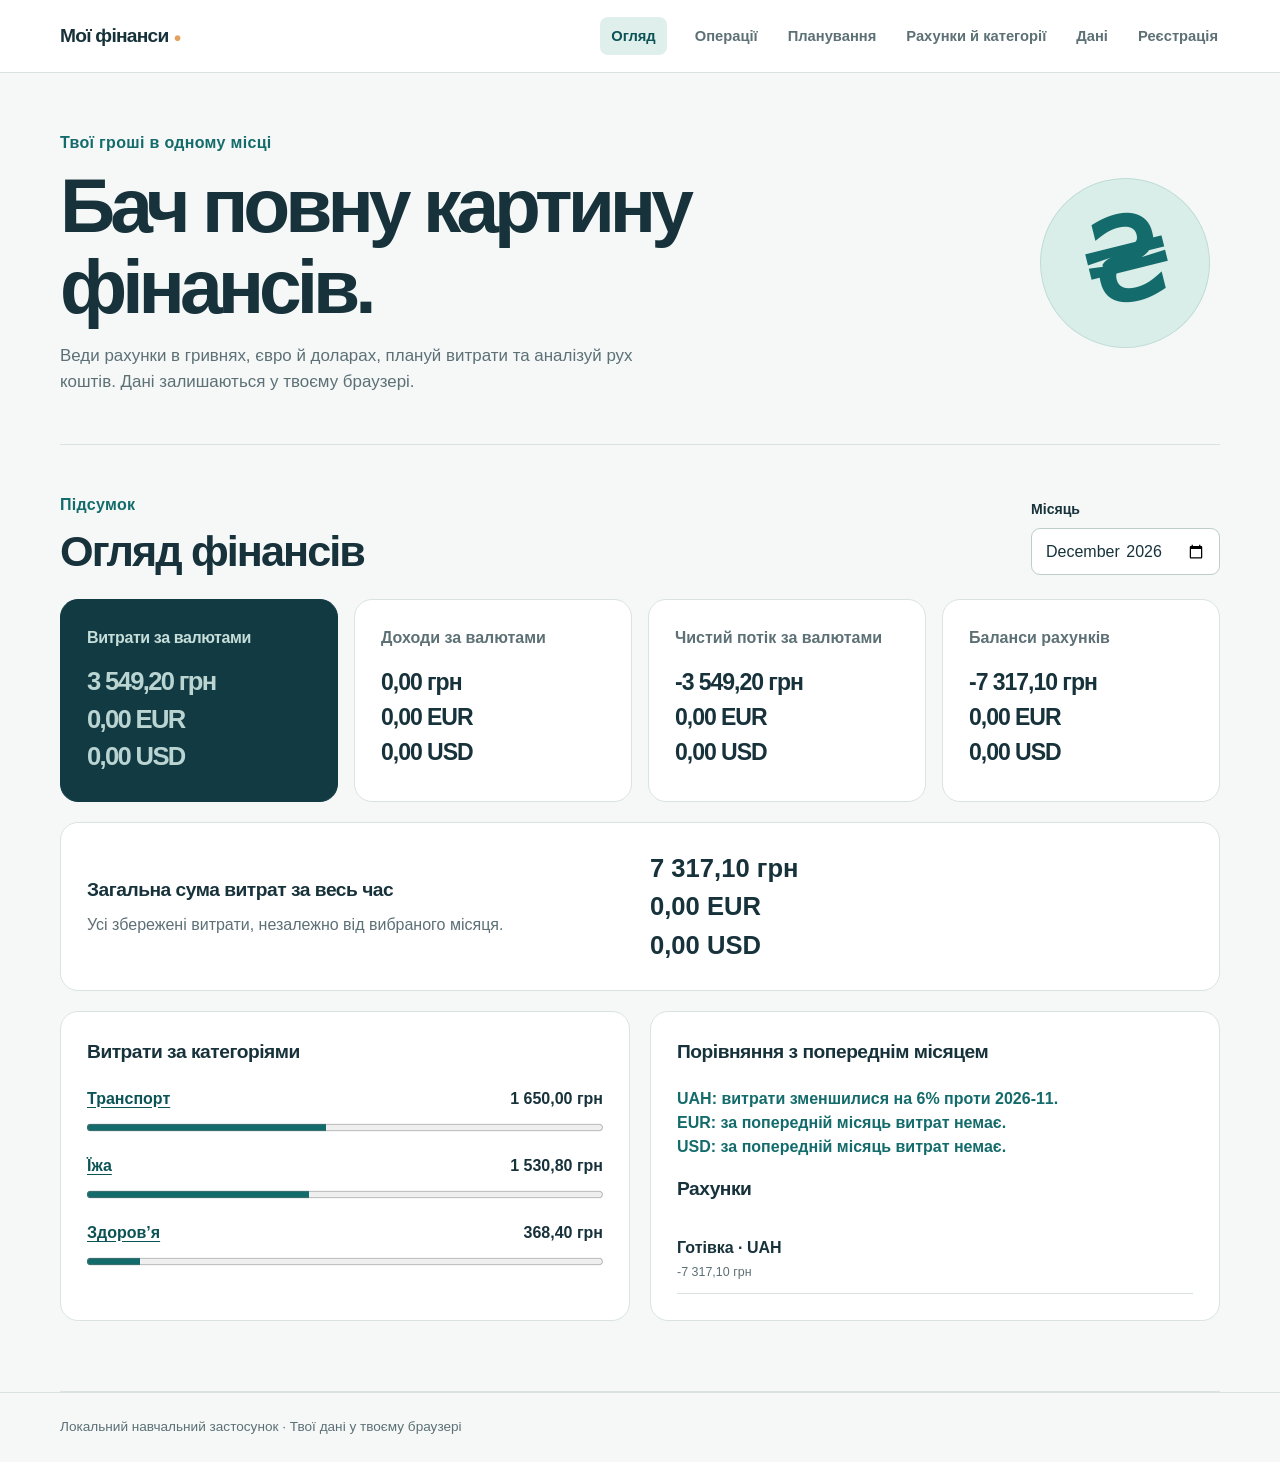
<file: 14.11.2026/expense-tracker/index.html>
<!doctype html>
<html lang="uk">
<head>
  <meta charset="utf-8">
  <meta name="viewport" content="width=device-width, initial-scale=1">
  <meta name="theme-color" content="#123a43">
  <title>Огляд — Мої фінанси</title>
  <link rel="stylesheet" href="style.css">
  <link rel="stylesheet" href="enhancements.css">
  <script src="finance.js" defer></script>
  <script src="app.js" defer></script>
</head>
<body data-page="overview">
  <header class="site-header"><div class="shell header-inner"><a class="brand" href="index.html">Мої фінанси<span class="brand-mark" aria-hidden="true">●</span></a><nav aria-label="Розділи"><a href="index.html" aria-current="page">Огляд</a><a href="transactions.html">Операції</a><a href="planning.html">Планування</a><a href="management.html">Рахунки й категорії</a><a href="data.html">Дані</a><a href="registration.html">Реєстрація</a></nav></div></header>
  <main class="shell"><section class="intro"><div><p class="intro-kicker">Твої гроші в одному місці</p><h1>Бач повну картину фінансів.</h1><p class="intro-copy">Веди рахунки в гривнях, євро й доларах, плануй витрати та аналізуй рух коштів. Дані залишаються у твоєму браузері.</p></div><div class="intro-symbol" aria-hidden="true"><span>₴</span></div></section>
    <p id="app-message" class="notice" role="status" hidden></p>
<section id="overview" class="app-section"><div class="section-heading"><div><p class="section-kicker">Підсумок</p><h2>Огляд фінансів</h2></div><div class="field compact-field"><label for="overview-month">Місяць</label><input id="overview-month" type="month"></div></div>
      <div class="metric-grid"><article class="total-panel"><h3>Витрати за валютами</h3><p class="total-amount" id="overview-expense">0,00 ₴</p></article><article class="metric-card"><h3>Доходи за валютами</h3><p id="overview-income">0,00 ₴</p></article><article class="metric-card"><h3>Чистий потік за валютами</h3><p id="overview-net">0,00 ₴</p></article><article class="metric-card"><h3>Баланси рахунків</h3><p id="overview-balance">0,00 ₴</p></article></div>
      <article class="panel all-time-panel" aria-labelledby="all-time-title"><div><h3 id="all-time-title">Загальна сума витрат за весь час</h3><p class="muted">Усі збережені витрати, незалежно від вибраного місяця.</p></div><p id="overview-all-time-expense" class="all-time-amount" aria-live="polite">0,00 ₴</p></article>
      <div class="dashboard-grid"><article class="panel"><h3>Витрати за категоріями</h3><div id="category-chart" class="bar-chart"></div></article><article class="panel"><h3>Порівняння з попереднім місяцем</h3><p id="comparison" class="comparison"></p><h3>Рахунки</h3><div id="account-summary"></div></article></div>
    </section></main>
  <footer class="site-footer"><div class="shell">Локальний навчальний застосунок · Твої дані у твоєму браузері</div></footer>
</body>
</html>
</file>
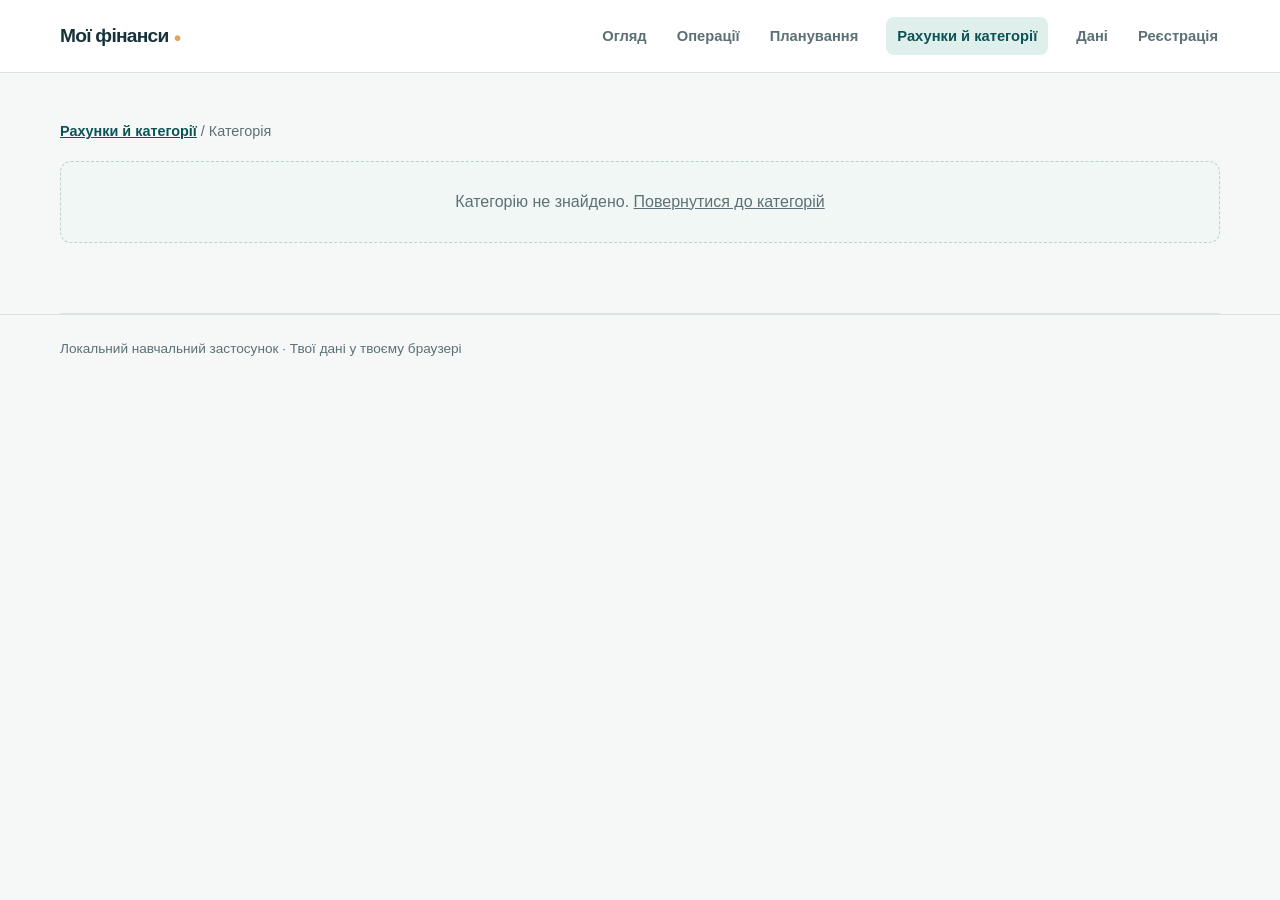
<file: 14.11.2026/expense-tracker/category.html>
<!doctype html>
<html lang="uk">
<head>
  <meta charset="utf-8">
  <meta name="viewport" content="width=device-width, initial-scale=1">
  <meta name="theme-color" content="#123a43">
  <title>Категорія — Мої фінанси</title>
  <link rel="stylesheet" href="style.css">
  <link rel="stylesheet" href="enhancements.css">
  <script src="finance.js" defer></script>
  <script src="app.js" defer></script>
</head>
<body data-page="category">
  <header class="site-header"><div class="shell header-inner"><a class="brand" href="index.html">Мої фінанси<span class="brand-mark" aria-hidden="true">●</span></a><nav aria-label="Розділи"><a href="index.html">Огляд</a><a href="transactions.html">Операції</a><a href="planning.html">Планування</a><a href="management.html" aria-current="page">Рахунки й категорії</a><a href="data.html">Дані</a><a href="registration.html">Реєстрація</a></nav></div></header>
  <main class="shell"><p id="app-message" class="notice" role="status" hidden></p>
<section id="category-detail" class="app-section" aria-labelledby="category-title">
  <p class="breadcrumb"><a href="management.html">Рахунки й категорії</a> / Категорія</p>
  <div id="category-error" class="empty-state" hidden>Категорію не знайдено. <a href="management.html">Повернутися до категорій</a></div>
  <div id="category-view">
    <div class="section-heading"><div><p class="section-kicker">Деталі категорії</p><h1 id="category-title">Категорія</h1></div><div class="field compact-field"><label for="category-month">Місяць</label><input id="category-month" type="month"></div></div>
    <div class="metric-grid category-metrics"><article class="total-panel"><h2>Витрачено за місяць</h2><p id="category-period-total" class="total-amount">0,00 ₴</p></article><article class="metric-card"><h2>За весь час</h2><p id="category-all-total">0,00 ₴</p></article><article class="metric-card"><h2>Операцій за місяць</h2><p id="category-count">0</p></article></div>
    <div class="dashboard-grid"><article class="panel"><h2>Бюджети категорії</h2><div id="category-budgets"></div></article><article class="panel"><h2>Підкатегорії</h2><div id="category-children"></div></article></div>
    <article class="panel records-panel"><div class="list-heading"><h2>Операції за місяць</h2><a href="transactions.html">Усі операції</a></div><p id="category-empty" class="empty-state" hidden>За цей місяць витрат у категорії немає.</p><ul id="category-transactions" class="expense-list"></ul></article>
  </div>
</section></main>
  <footer class="site-footer"><div class="shell">Локальний навчальний застосунок · Твої дані у твоєму браузері</div></footer>
</body>
</html>
</file>
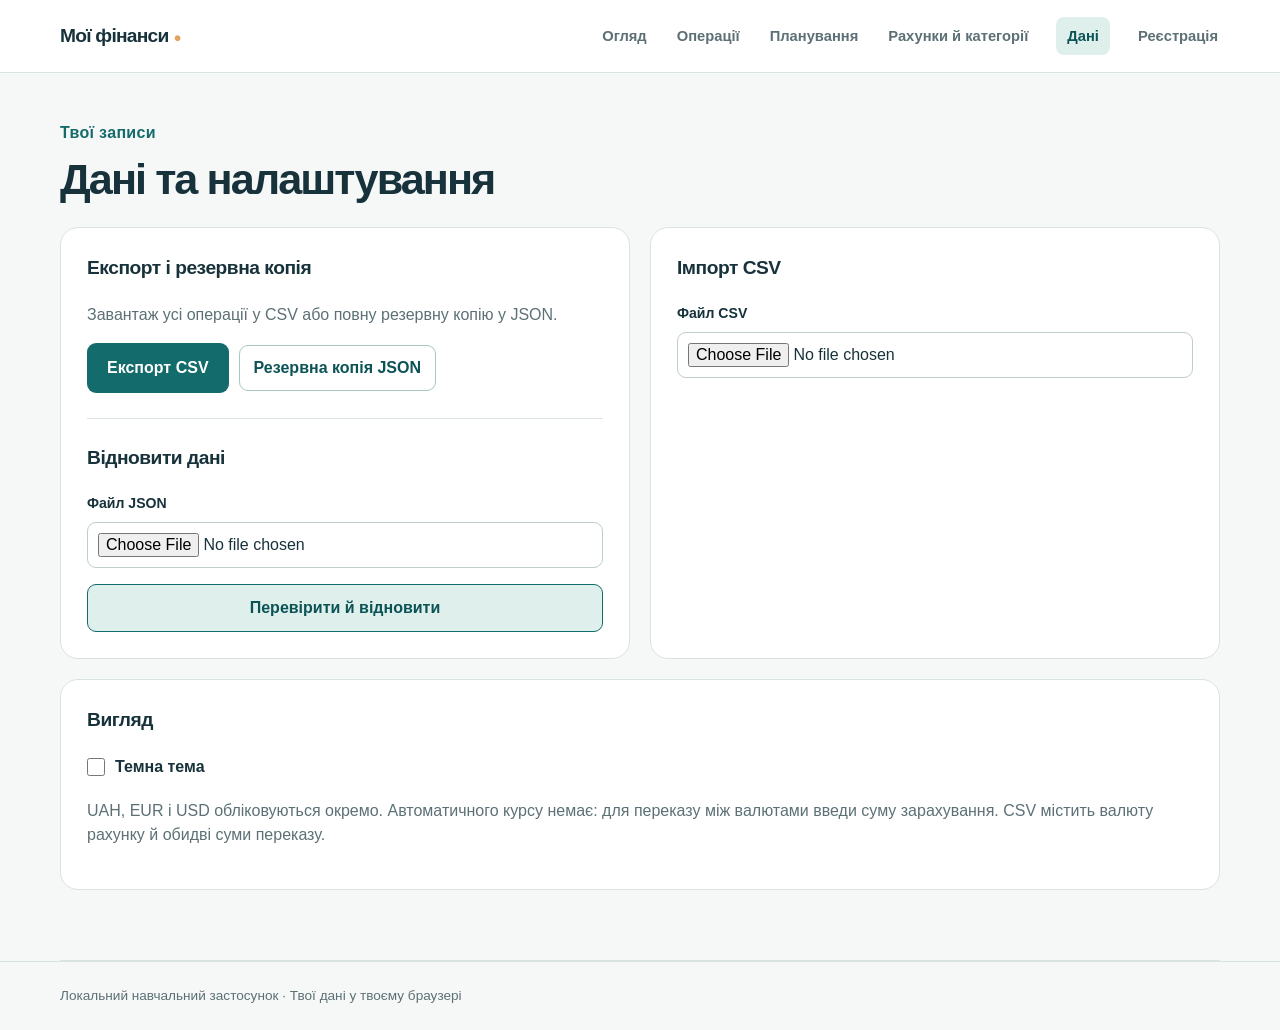
<file: 14.11.2026/expense-tracker/data.html>
<!doctype html>
<html lang="uk">
<head>
  <meta charset="utf-8">
  <meta name="viewport" content="width=device-width, initial-scale=1">
  <meta name="theme-color" content="#123a43">
  <title>Дані — Мої фінанси</title>
  <link rel="stylesheet" href="style.css">
  <link rel="stylesheet" href="enhancements.css">
  <script src="finance.js" defer></script>
  <script src="app.js" defer></script>
</head>
<body data-page="data">
  <header class="site-header"><div class="shell header-inner"><a class="brand" href="index.html">Мої фінанси<span class="brand-mark" aria-hidden="true">●</span></a><nav aria-label="Розділи"><a href="index.html">Огляд</a><a href="transactions.html">Операції</a><a href="planning.html">Планування</a><a href="management.html">Рахунки й категорії</a><a href="data.html" aria-current="page">Дані</a><a href="registration.html">Реєстрація</a></nav></div></header>
  <main class="shell"><p id="app-message" class="notice" role="status" hidden></p>
    <section id="data" class="app-section"><div class="section-heading"><div><p class="section-kicker">Твої записи</p><h2>Дані та налаштування</h2></div></div><div class="dashboard-grid"><article class="panel"><h3>Експорт і резервна копія</h3><p class="muted">Завантаж усі операції у CSV або повну резервну копію у JSON.</p><div class="button-row"><button id="export-csv" class="primary-button" type="button">Експорт CSV</button><button id="export-json" class="secondary-button" type="button">Резервна копія JSON</button></div><hr><h3>Відновити дані</h3><div class="field"><label for="backup-file">Файл JSON</label><input id="backup-file" type="file" accept=".json,application/json"></div><button id="restore-json" class="secondary-button" type="button">Перевірити й відновити</button></article>
      <article class="panel"><h3>Імпорт CSV</h3><div class="field"><label for="csv-file">Файл CSV</label><input id="csv-file" type="file" accept=".csv,text/csv"></div><div id="csv-mapping" hidden><p class="muted">Зістав стовпці з полями операції. Тип: «витрата», «дохід» або «переказ». Без колонки валюти суми вважаються гривнями.</p><div id="csv-columns" class="filter-grid"></div><p id="csv-preview" class="muted"></p><button id="import-csv" class="primary-button" type="button">Імпортувати перевірені рядки</button></div></article></div>
      <article class="panel settings-panel"><h3>Вигляд</h3><label class="checkbox-label"><input id="dark-theme" type="checkbox"> Темна тема</label><p class="muted">UAH, EUR і USD обліковуються окремо. Автоматичного курсу немає: для переказу між валютами введи суму зарахування. CSV містить валюту рахунку й обидві суми переказу.</p></article>
    </section></main>
  <footer class="site-footer"><div class="shell">Локальний навчальний застосунок · Твої дані у твоєму браузері</div></footer>
</body>
</html>
</file>
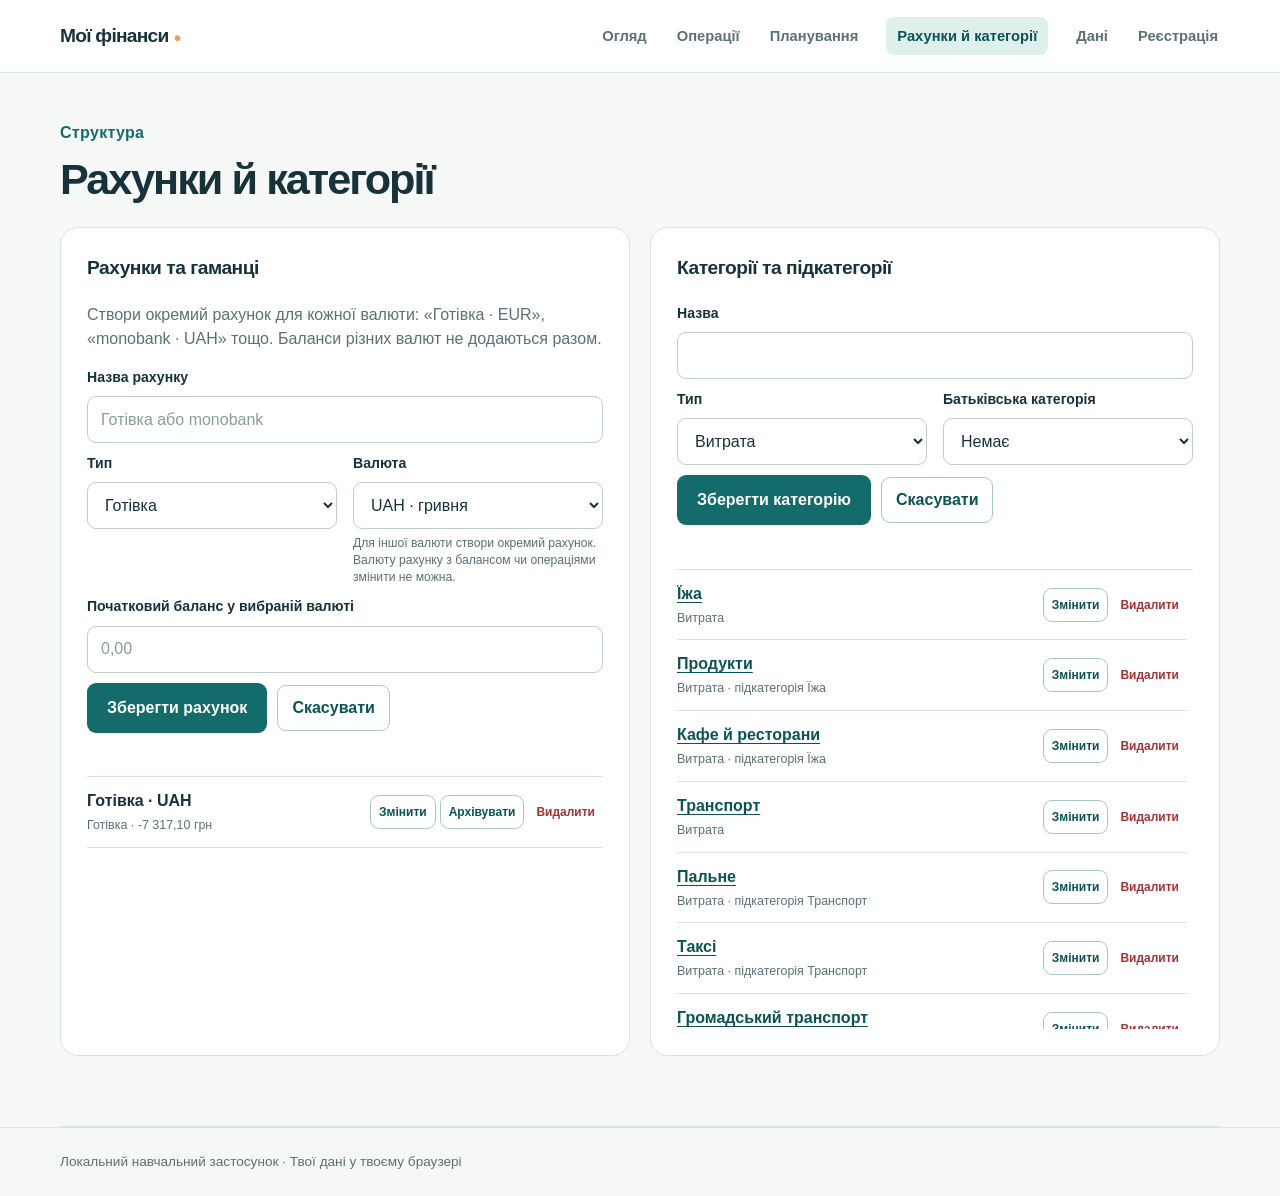
<file: 14.11.2026/expense-tracker/management.html>
<!doctype html>
<html lang="uk">
<head>
  <meta charset="utf-8">
  <meta name="viewport" content="width=device-width, initial-scale=1">
  <meta name="theme-color" content="#123a43">
  <title>Рахунки й категорії — Мої фінанси</title>
  <link rel="stylesheet" href="style.css">
  <link rel="stylesheet" href="enhancements.css">
  <script src="finance.js" defer></script>
  <script src="app.js" defer></script>
</head>
<body data-page="management">
  <header class="site-header"><div class="shell header-inner"><a class="brand" href="index.html">Мої фінанси<span class="brand-mark" aria-hidden="true">●</span></a><nav aria-label="Розділи"><a href="index.html">Огляд</a><a href="transactions.html">Операції</a><a href="planning.html">Планування</a><a href="management.html" aria-current="page">Рахунки й категорії</a><a href="data.html">Дані</a><a href="registration.html">Реєстрація</a></nav></div></header>
  <main class="shell"><p id="app-message" class="notice" role="status" hidden></p>
<section id="management" class="app-section"><div class="section-heading"><div><p class="section-kicker">Структура</p><h2>Рахунки й категорії</h2></div></div><div class="dashboard-grid"><article class="panel"><h3>Рахунки та гаманці</h3><p class="muted">Створи окремий рахунок для кожної валюти: «Готівка · EUR», «monobank · UAH» тощо. Баланси різних валют не додаються разом.</p><form id="account-form" class="stack-form" novalidate><input type="hidden" name="id"><div class="field"><label for="account-name">Назва рахунку</label><input id="account-name" name="name" maxlength="60" placeholder="Готівка або monobank"></div><div class="form-row"><div class="field"><label for="account-type">Тип</label><select id="account-type" name="type"><option value="cash">Готівка</option><option value="bank">Банк / картка</option></select></div><div class="field"><label for="account-currency">Валюта</label><select id="account-currency" name="currency" aria-describedby="account-currency-hint"><option value="UAH">UAH · гривня</option><option value="EUR">EUR · євро</option><option value="USD">USD · долар</option></select><p id="account-currency-hint" class="field-hint">Для іншої валюти створи окремий рахунок. Валюту рахунку з балансом чи операціями змінити не можна.</p></div></div><div class="field"><label for="account-opening">Початковий баланс у вибраній валюті</label><input id="account-opening" name="opening" inputmode="decimal" placeholder="0,00"></div><div class="button-row"><button class="primary-button" type="submit">Зберегти рахунок</button><button class="secondary-button" type="reset">Скасувати</button></div><p id="account-error" class="field-error" role="alert"></p></form><div id="accounts-list" class="management-list"></div></article>
      <article class="panel"><h3>Категорії та підкатегорії</h3><form id="category-form" class="stack-form" novalidate><input type="hidden" name="id"><div class="field"><label for="category-name">Назва</label><input id="category-name" name="name" maxlength="60"></div><div class="form-row"><div class="field"><label for="category-type">Тип</label><select id="category-type" name="type"><option value="expense">Витрата</option><option value="income">Дохід</option></select></div><div class="field"><label for="category-parent">Батьківська категорія</label><select id="category-parent" name="parentId"></select></div></div><div class="button-row"><button class="primary-button" type="submit">Зберегти категорію</button><button class="secondary-button" type="reset">Скасувати</button></div><p id="category-error" class="field-error" role="alert"></p></form><div id="categories-list" class="management-list"></div></article></div></section></main>
  <footer class="site-footer"><div class="shell">Локальний навчальний застосунок · Твої дані у твоєму браузері</div></footer>
</body>
</html>
</file>
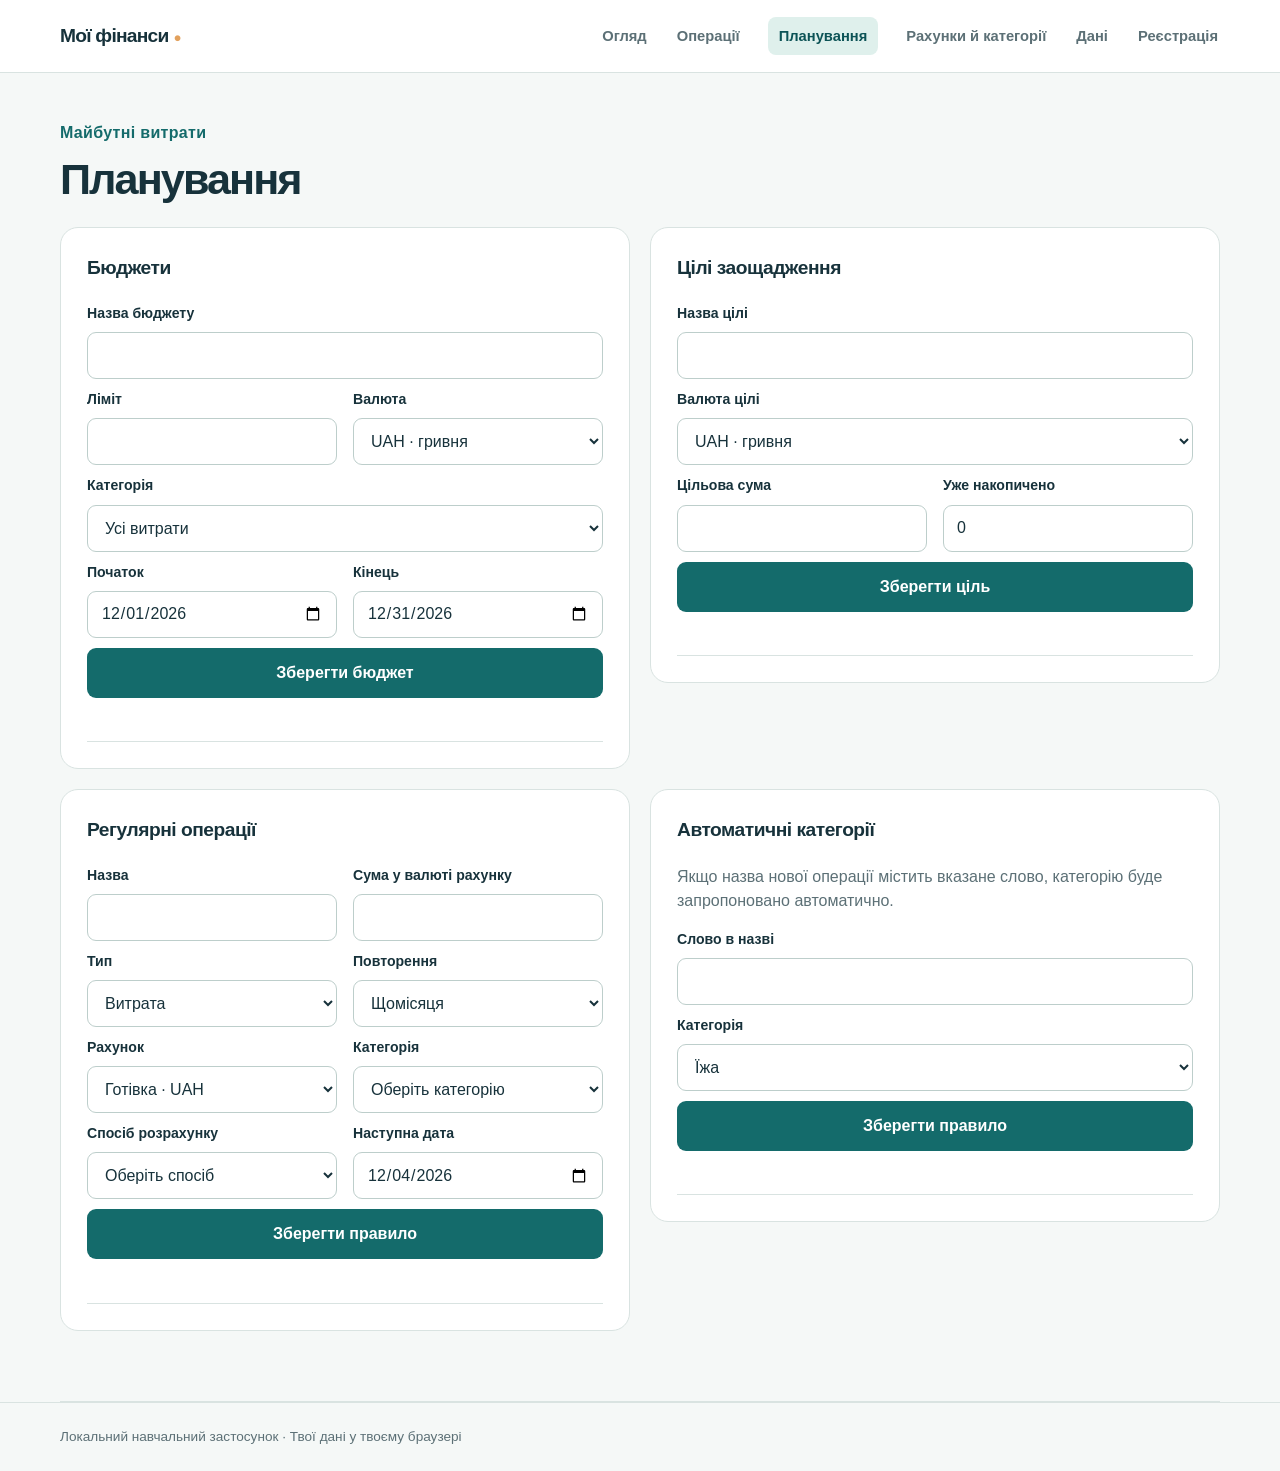
<file: 14.11.2026/expense-tracker/planning.html>
<!doctype html>
<html lang="uk">
<head>
  <meta charset="utf-8">
  <meta name="viewport" content="width=device-width, initial-scale=1">
  <meta name="theme-color" content="#123a43">
  <title>Планування — Мої фінанси</title>
  <link rel="stylesheet" href="style.css">
  <link rel="stylesheet" href="enhancements.css">
  <script src="finance.js" defer></script>
  <script src="app.js" defer></script>
</head>
<body data-page="planning">
  <header class="site-header"><div class="shell header-inner"><a class="brand" href="index.html">Мої фінанси<span class="brand-mark" aria-hidden="true">●</span></a><nav aria-label="Розділи"><a href="index.html">Огляд</a><a href="transactions.html">Операції</a><a href="planning.html" aria-current="page">Планування</a><a href="management.html">Рахунки й категорії</a><a href="data.html">Дані</a><a href="registration.html">Реєстрація</a></nav></div></header>
  <main class="shell"><p id="app-message" class="notice" role="status" hidden></p>
<section id="planning" class="app-section"><div class="section-heading"><div><p class="section-kicker">Майбутні витрати</p><h2>Планування</h2></div></div><div class="planning-grid">
      <article class="panel"><h3>Бюджети</h3><form id="budget-form" class="stack-form" novalidate><input type="hidden" name="id"><div class="field"><label for="budget-name">Назва бюджету</label><input id="budget-name" name="name" maxlength="60"></div><div class="form-row"><div class="field"><label for="budget-limit">Ліміт</label><input id="budget-limit" name="limit" inputmode="decimal"></div><div class="field"><label for="budget-currency">Валюта</label><select id="budget-currency" name="currency"><option value="UAH">UAH · гривня</option><option value="EUR">EUR · євро</option><option value="USD">USD · долар</option></select></div></div><div class="field"><label for="budget-category">Категорія</label><select id="budget-category" name="categoryId"></select></div><div class="form-row"><div class="field"><label for="budget-start">Початок</label><input id="budget-start" name="start" type="date"></div><div class="field"><label for="budget-end">Кінець</label><input id="budget-end" name="end" type="date"></div></div><button class="primary-button" type="submit">Зберегти бюджет</button><p id="budget-error" class="field-error" role="alert"></p></form><div id="budgets-list" class="management-list"></div></article>
      <article class="panel"><h3>Цілі заощадження</h3><form id="goal-form" class="stack-form" novalidate><input type="hidden" name="id"><div class="field"><label for="goal-name">Назва цілі</label><input id="goal-name" name="name" maxlength="60"></div><div class="field"><label for="goal-currency">Валюта цілі</label><select id="goal-currency" name="currency"><option value="UAH">UAH · гривня</option><option value="EUR">EUR · євро</option><option value="USD">USD · долар</option></select></div><div class="form-row"><div class="field"><label for="goal-target">Цільова сума</label><input id="goal-target" name="target" inputmode="decimal"></div><div class="field"><label for="goal-current">Уже накопичено</label><input id="goal-current" name="current" inputmode="decimal" value="0"></div></div><button class="primary-button" type="submit">Зберегти ціль</button><p id="goal-error" class="field-error" role="alert"></p></form><div id="goals-list" class="management-list"></div></article>
      <article class="panel"><h3>Регулярні операції</h3><form id="schedule-form" class="stack-form" novalidate><input type="hidden" name="id"><div class="form-row"><div class="field"><label for="schedule-title">Назва</label><input id="schedule-title" name="title" maxlength="120"></div><div class="field"><label for="schedule-amount">Сума у валюті рахунку</label><input id="schedule-amount" name="amount" inputmode="decimal"></div></div><div class="form-row"><div class="field"><label for="schedule-type">Тип</label><select id="schedule-type" name="type"><option value="expense">Витрата</option><option value="income">Дохід</option></select></div><div class="field"><label for="schedule-recurrence">Повторення</label><select id="schedule-recurrence" name="recurrence"><option value="monthly">Щомісяця</option><option value="weekly">Щотижня</option><option value="daily">Щодня</option></select></div></div><div class="form-row"><div class="field"><label for="schedule-account">Рахунок</label><select id="schedule-account" name="accountId"></select></div><div class="field"><label for="schedule-category">Категорія</label><select id="schedule-category" name="categoryId"></select></div></div><div class="form-row"><div class="field"><label for="schedule-payment">Спосіб розрахунку</label><select id="schedule-payment" name="paymentMethod"></select></div><div class="field"><label for="schedule-date">Наступна дата</label><input id="schedule-date" name="nextDate" type="date"></div></div><button class="primary-button" type="submit">Зберегти правило</button><p id="schedule-error" class="field-error" role="alert"></p></form><div id="schedules-list" class="management-list"></div></article>
      <article class="panel"><h3>Автоматичні категорії</h3><p class="muted">Якщо назва нової операції містить вказане слово, категорію буде запропоновано автоматично.</p><form id="rule-form" class="stack-form" novalidate><input type="hidden" name="id"><div class="field"><label for="rule-needle">Слово в назві</label><input id="rule-needle" name="needle" maxlength="60"></div><div class="field"><label for="rule-category">Категорія</label><select id="rule-category" name="categoryId"></select></div><button class="primary-button" type="submit">Зберегти правило</button><p id="rule-error" class="field-error" role="alert"></p></form><div id="rules-list" class="management-list"></div></article>
    </div></section></main>
  <footer class="site-footer"><div class="shell">Локальний навчальний застосунок · Твої дані у твоєму браузері</div></footer>
</body>
</html>
</file>
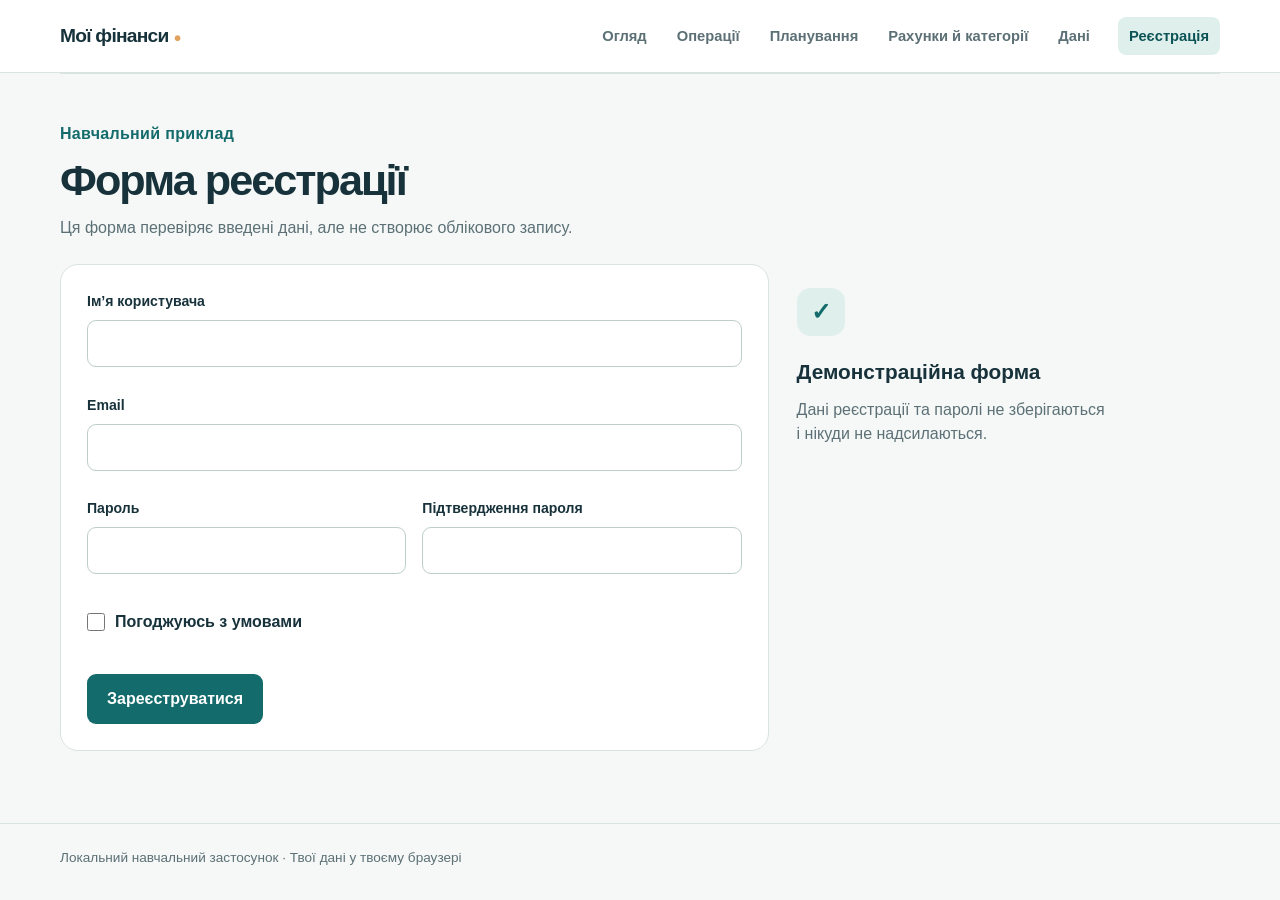
<file: 14.11.2026/expense-tracker/registration.html>
<!doctype html>
<html lang="uk">
<head>
  <meta charset="utf-8">
  <meta name="viewport" content="width=device-width, initial-scale=1">
  <meta name="theme-color" content="#123a43">
  <title>Реєстрація — Мої фінанси</title>
  <link rel="stylesheet" href="style.css">
  <link rel="stylesheet" href="enhancements.css">
  <script src="finance.js" defer></script>
  <script src="script.js" defer></script>
</head>
<body data-page="registration">
  <header class="site-header"><div class="shell header-inner"><a class="brand" href="index.html">Мої фінанси<span class="brand-mark" aria-hidden="true">●</span></a><nav aria-label="Розділи"><a href="index.html">Огляд</a><a href="transactions.html">Операції</a><a href="planning.html">Планування</a><a href="management.html">Рахунки й категорії</a><a href="data.html">Дані</a><a href="registration.html" aria-current="page">Реєстрація</a></nav></div></header>
  <main class="shell"><p id="app-message" class="notice" role="status" hidden></p>
<section id="registration" class="registration"><div class="section-heading"><div><p class="section-kicker">Навчальний приклад</p><h2>Форма реєстрації</h2><p class="section-description">Ця форма перевіряє введені дані, але не створює облікового запису.</p></div></div><div class="registration-layout"><form id="registration-form" class="panel registration-form" novalidate><div class="field"><label for="username">Ім’я користувача</label><input id="username" name="username" autocomplete="username" aria-describedby="username-error"><p id="username-error" class="field-error" aria-live="polite"></p></div><div class="field"><label for="email">Email</label><input id="email" name="email" type="email" autocomplete="email" aria-describedby="email-error"><p id="email-error" class="field-error" aria-live="polite"></p></div><div class="form-row"><div class="field"><label for="password">Пароль</label><input id="password" name="password" type="password" autocomplete="new-password" aria-describedby="password-error"><p id="password-error" class="field-error" aria-live="polite"></p></div><div class="field"><label for="confirmation">Підтвердження пароля</label><input id="confirmation" name="confirmation" type="password" autocomplete="new-password" aria-describedby="confirmation-error"><p id="confirmation-error" class="field-error" aria-live="polite"></p></div></div><div class="terms-field"><label class="checkbox-label" for="terms"><input id="terms" name="terms" type="checkbox" aria-describedby="terms-error"> Погоджуюсь з умовами</label><p id="terms-error" class="field-error" aria-live="polite"></p></div><button class="primary-button" type="submit">Зареєструватися</button><p id="registration-success" class="success-message" role="status" hidden>Реєстрація успішна!</p></form><div class="registration-note"><span class="note-symbol" aria-hidden="true">✓</span><h3>Демонстраційна форма</h3><p>Дані реєстрації та паролі не зберігаються і нікуди не надсилаються.</p></div></div></section></main>
  <footer class="site-footer"><div class="shell">Локальний навчальний застосунок · Твої дані у твоєму браузері</div></footer>
</body>
</html>
</file>
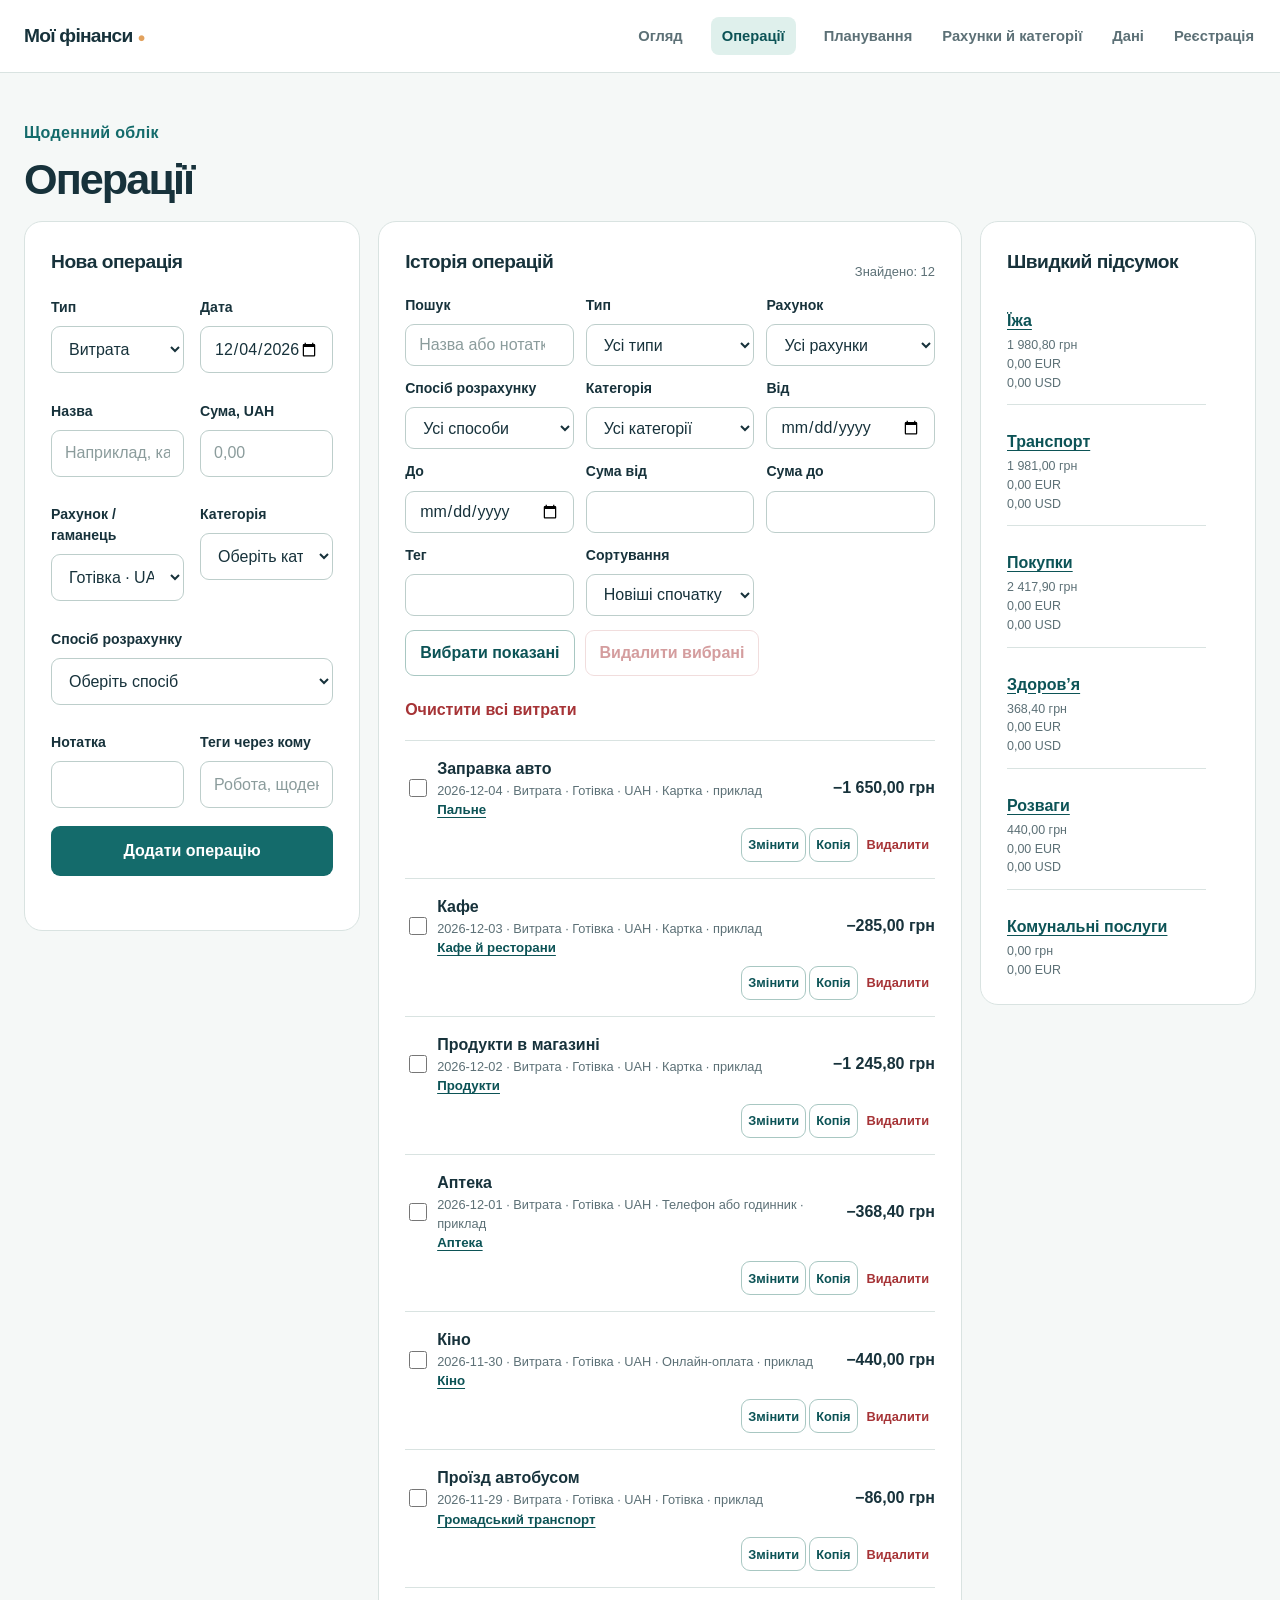
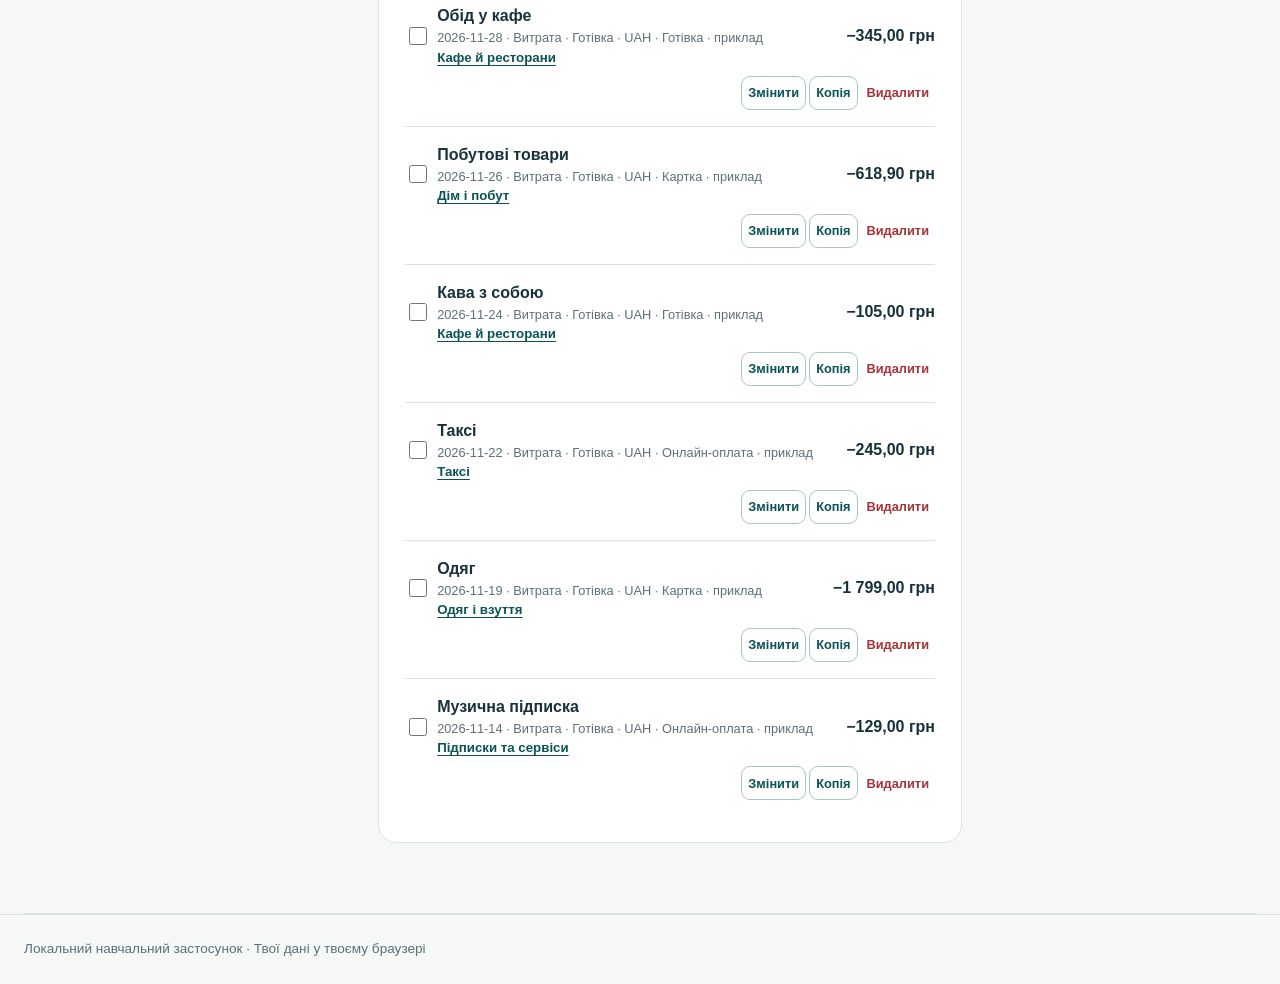
<file: 14.11.2026/expense-tracker/transactions.html>
<!doctype html>
<html lang="uk">
<head>
  <meta charset="utf-8">
  <meta name="viewport" content="width=device-width, initial-scale=1">
  <meta name="theme-color" content="#123a43">
  <title>Операції — Мої фінанси</title>
  <link rel="stylesheet" href="style.css">
  <link rel="stylesheet" href="enhancements.css">
  <script src="finance.js" defer></script>
  <script src="app.js" defer></script>
</head>
<body data-page="transactions">
  <header class="site-header"><div class="shell header-inner"><a class="brand" href="index.html">Мої фінанси<span class="brand-mark" aria-hidden="true">●</span></a><nav aria-label="Розділи"><a href="index.html">Огляд</a><a href="transactions.html" aria-current="page">Операції</a><a href="planning.html">Планування</a><a href="management.html">Рахунки й категорії</a><a href="data.html">Дані</a><a href="registration.html">Реєстрація</a></nav></div></header>
  <main class="shell"><p id="app-message" class="notice" role="status" hidden></p>
<section id="transactions" class="app-section"><div class="section-heading"><div><p class="section-kicker">Щоденний облік</p><h2>Операції</h2></div></div>
      <div class="tracker-grid"><div class="main-column"><article class="panel"><h3 id="transaction-form-title">Нова операція</h3><form id="transaction-form" novalidate>
        <input type="hidden" name="id"><div class="form-row"><div class="field"><label for="transaction-type">Тип</label><select id="transaction-type" name="type"><option value="expense">Витрата</option><option value="income">Дохід</option><option value="transfer">Переказ</option></select></div><div class="field"><label for="transaction-date">Дата</label><input id="transaction-date" name="date" type="date" aria-describedby="transaction-date-error"><p id="transaction-date-error" class="field-error" aria-live="polite"></p></div></div>
        <div class="form-row"><div class="field"><label for="transaction-title">Назва</label><input id="transaction-title" name="title" maxlength="120" placeholder="Наприклад, кава" aria-describedby="transaction-title-error"><p id="transaction-title-error" class="field-error" aria-live="polite"></p></div><div class="field"><label id="transaction-amount-label" for="transaction-amount">Сума, UAH</label><input id="transaction-amount" name="amount" inputmode="decimal" placeholder="0,00" aria-describedby="transaction-amount-error"><p id="transaction-amount-error" class="field-error" aria-live="polite"></p></div></div>
        <div id="transfer-amount-field" class="field" hidden><label id="transfer-amount-label" for="transaction-to-amount">Сума зарахування</label><input id="transaction-to-amount" name="toAmount" inputmode="decimal" placeholder="0,00" aria-describedby="transfer-rate transaction-to-amount-error"><p id="transfer-rate" class="field-hint" aria-live="polite"></p><p id="transaction-to-amount-error" class="field-error" aria-live="polite"></p></div>
        <div class="form-row"><div class="field"><label for="transaction-account">Рахунок / гаманець</label><select id="transaction-account" name="accountId" aria-describedby="transaction-account-error"></select><p id="transaction-account-error" class="field-error" aria-live="polite"></p></div><div class="field" id="destination-field" hidden><label for="transaction-destination">Рахунок отримувача</label><select id="transaction-destination" name="toAccountId" aria-describedby="transaction-destination-error"></select><p id="transaction-destination-error" class="field-error" aria-live="polite"></p></div><div class="field" id="transaction-category-field"><label for="transaction-category">Категорія</label><select id="transaction-category" name="categoryId" aria-describedby="transaction-category-error"></select><p id="transaction-category-error" class="field-error" aria-live="polite"></p></div></div>
        <div class="field"><label for="transaction-payment">Спосіб розрахунку</label><select id="transaction-payment" name="paymentMethod" aria-describedby="transaction-payment-error"></select><p id="transaction-payment-error" class="field-error" aria-live="polite"></p></div>
        <div class="form-row"><div class="field"><label for="transaction-note">Нотатка</label><input id="transaction-note" name="note" maxlength="250"></div><div class="field"><label for="transaction-tags">Теги через кому</label><input id="transaction-tags" name="tags" placeholder="Робота, щоденне"></div></div>
        <div class="button-row"><button class="primary-button" type="submit" id="transaction-submit">Додати операцію</button><button class="secondary-button" type="button" id="transaction-cancel" hidden>Скасувати редагування</button></div><p id="transaction-form-error" class="field-error" role="alert"></p>
      </form></article></div><aside class="summary-column"><article class="panel"><h3>Швидкий підсумок</h3><div id="category-totals" class="category-totals"></div></article></aside></div>
      <article class="panel records-panel"><div class="list-heading"><h3>Історія операцій</h3><span id="result-count" class="result-count"></span></div><div class="filter-grid"><div class="field"><label for="filter-query">Пошук</label><input id="filter-query" type="search" placeholder="Назва або нотатка"></div><div class="field"><label for="filter-type">Тип</label><select id="filter-type"><option value="">Усі типи</option><option value="expense">Витрати</option><option value="income">Доходи</option><option value="transfer">Перекази</option></select></div><div class="field"><label for="filter-account">Рахунок</label><select id="filter-account"></select></div><div class="field"><label for="filter-payment">Спосіб розрахунку</label><select id="filter-payment"></select></div><div class="field"><label for="filter-category">Категорія</label><select id="filter-category"></select></div><div class="field"><label for="filter-start">Від</label><input id="filter-start" type="date"></div><div class="field"><label for="filter-end">До</label><input id="filter-end" type="date"></div><div class="field"><label for="filter-min">Сума від</label><input id="filter-min" inputmode="decimal"></div><div class="field"><label for="filter-max">Сума до</label><input id="filter-max" inputmode="decimal"></div><div class="field"><label for="filter-tag">Тег</label><input id="filter-tag"></div><div class="field"><label for="filter-sort">Сортування</label><select id="filter-sort"><option value="newest">Новіші спочатку</option><option value="oldest">Старіші спочатку</option><option value="high">Найбільша сума</option><option value="low">Найменша сума</option></select></div></div>
        <div class="button-row list-actions"><button id="select-visible" class="secondary-button" type="button">Вибрати показані</button><button id="delete-selected" class="secondary-button danger" type="button" disabled>Видалити вибрані</button><button id="clear-all" class="text-button danger" type="button" disabled>Очистити всі витрати</button></div><p id="empty-state" class="empty-state"></p><ul id="transaction-list" class="expense-list"></ul></article>
    </section></main>
  <footer class="site-footer"><div class="shell">Локальний навчальний застосунок · Твої дані у твоєму браузері</div></footer>
</body>
</html>
</file>
<file: 14.11.2026/expense-tracker/style.css>
:root{color-scheme:light;--ink:#17323b;--muted:#5c7076;--teal:#146b6b;--teal-dark:#0c5356;--line:#d9e3e1;--paper:#f5f8f7;--white:#fff;--mint:#dff0ec;--danger:#a63336}*{box-sizing:border-box}html{scroll-behavior:smooth}body{margin:0;background:var(--paper);color:var(--ink);font-family:Arial,"Segoe UI",sans-serif;line-height:1.5}button,input,select{font:inherit}button{cursor:pointer}button:disabled{cursor:not-allowed;opacity:.48}a{color:inherit}.shell{width:min(1160px,calc(100% - 40px));margin-inline:auto}.site-header{background:var(--white);border-bottom:1px solid var(--line)}.header-inner{display:flex;align-items:center;justify-content:space-between;gap:20px;min-height:72px}.brand{text-decoration:none;font-size:1.2rem;font-weight:800;letter-spacing:-.04em}.brand-mark{color:#e2a15d;margin-left:5px;font-size:.7em}.site-header nav{display:flex;gap:26px}.site-header nav a{text-decoration:none;color:var(--muted);font-size:.92rem;font-weight:600}.site-header nav a:hover{color:var(--teal)}.intro{display:grid;grid-template-columns:1fr 180px;gap:24px;align-items:center;padding:58px 0 50px;border-bottom:1px solid var(--line)}.intro-kicker,.section-kicker{margin:0 0 10px;color:var(--teal);font-weight:800;letter-spacing:.02em}.intro h1{font-size:clamp(2.5rem,6vw,4.8rem);line-height:1.05;letter-spacing:-.065em;margin:0 0 17px;max-width:780px}.intro-copy{color:var(--muted);max-width:630px;margin:0;font-size:1.06rem}.intro-symbol{height:170px;width:170px;border-radius:50%;display:grid;place-items:center;background:#d9eee9;border:1px solid #bfdcd6;transform:rotate(-14deg)}.intro-symbol span{color:var(--teal);font-size:7rem;font-weight:800;line-height:1}.tracker,.registration{padding:48px 0 72px}.section-heading{display:flex;justify-content:space-between;align-items:end;margin-bottom:24px}.section-heading h2{margin:0;font-size:clamp(2rem,4vw,2.7rem);line-height:1.12;letter-spacing:-.045em}.section-description{margin:12px 0 0;color:var(--muted)}.tracker-grid{display:grid;grid-template-columns:minmax(0,1.65fr) minmax(260px,1fr);gap:22px;align-items:start}.main-column,.summary-column{display:grid;gap:22px}.panel,.total-panel{background:var(--white);border:1px solid var(--line);border-radius:18px;padding:26px}.panel h3,.total-panel h3{font-size:1.2rem;letter-spacing:-.025em;margin:0 0 20px}.field{min-width:0}.field label{display:block;font-weight:700;font-size:.88rem;margin-bottom:8px}.field input,.field select{display:block;width:100%;height:47px;border:1px solid #bdcecb;border-radius:9px;padding:0 13px;background:#fff;color:var(--ink)}.field input::placeholder{color:#8b9c9c}.field input[aria-invalid=true],.field select[aria-invalid=true]{border-color:var(--danger)}.field-error{min-height:1.2em;margin:5px 0 7px;color:var(--danger);font-size:.8rem}.form-row{display:grid;grid-template-columns:1fr 1fr;gap:16px}.primary-button{border:0;border-radius:9px;background:var(--teal);color:#fff;font-weight:800;padding:13px 20px;min-height:48px}.primary-button:hover{background:var(--teal-dark)}.add-panel .primary-button{width:100%;margin-top:4px}.total-panel{background:#123a43;color:#fff;border-color:#123a43;min-height:205px}.total-panel h3{font-size:1rem;font-weight:600;margin-bottom:13px;color:#c6deda}.total-amount{font-size:clamp(2.1rem,4vw,3rem);font-weight:800;letter-spacing:-.065em;line-height:1.1;margin:0 0 20px;overflow-wrap:anywhere}.total-panel>p:last-child{margin:0;color:#b9d4d1;font-size:.86rem}.category-totals{display:grid;gap:13px}.category-row{display:flex;align-items:center;justify-content:space-between;gap:10px;padding-bottom:12px;border-bottom:1px solid var(--line)}.category-row:last-child{border-bottom:0;padding-bottom:0}.category-row span{color:var(--muted)}.category-row strong{white-space:nowrap}.list-heading{display:flex;justify-content:space-between;align-items:center;gap:10px}.list-heading h3{margin-bottom:18px}.result-count{font-size:.81rem;color:var(--muted);white-space:nowrap}.filter-row{margin-bottom:10px}.empty-state{background:#f1f7f5;border:1px dashed #b8d4cd;color:var(--muted);border-radius:11px;padding:28px;text-align:center}.expense-list{list-style:none;margin:0;padding:0}.expense-item{display:grid;grid-template-columns:minmax(0,1fr) auto auto;align-items:center;gap:14px;border-top:1px solid var(--line);padding:16px 0}.expense-details{display:grid;min-width:0}.expense-details strong{overflow-wrap:anywhere}.expense-details span{font-size:.8rem;color:var(--muted)}.expense-amount{white-space:nowrap}.remove-button,.text-button{border:0;background:none;color:var(--danger);font-weight:700}.remove-button{padding:8px}.remove-button:hover,.text-button:hover{text-decoration:underline}.text-button{padding:12px 0 0}.registration{border-top:1px solid var(--line)}.registration-layout{display:grid;grid-template-columns:minmax(0,1.65fr) minmax(260px,1fr);gap:22px;align-items:start}.registration-form .primary-button{margin-top:9px}.checkbox-label{display:inline-flex;gap:10px;align-items:center;font-weight:600;cursor:pointer}.checkbox-label input{accent-color:var(--teal);width:18px;height:18px;margin:0}.terms-field{margin:8px 0 6px}.registration-note{padding:24px 6px}.note-symbol{display:grid;place-items:center;height:48px;width:48px;border-radius:14px;background:var(--mint);color:var(--teal);font-size:1.5rem;font-weight:800}.registration-note h3{margin:20px 0 10px;font-size:1.3rem}.registration-note p{margin:0;color:var(--muted);max-width:310px}.success-message,.notice{border-radius:9px;padding:12px 15px;background:#e5f4e9;color:#195c37;font-weight:700}.success-message{margin:17px 0 0}.notice{margin:0 0 20px}.site-footer{border-top:1px solid var(--line);padding:24px 0;color:var(--muted);font-size:.85rem}:focus-visible{outline:3px solid #d99643;outline-offset:3px}[hidden]{display:none!important}@media(max-width:800px){.tracker-grid,.registration-layout{grid-template-columns:1fr}.summary-column{grid-template-columns:1fr 1fr}.registration-note{padding:5px 0}}@media(max-width:620px){.shell{width:min(100% - 28px,1160px)}.header-inner{min-height:64px}.site-header nav{gap:12px}.site-header nav a{font-size:.78rem}.intro{grid-template-columns:1fr;padding:39px 0}.intro-symbol{display:none}.tracker,.registration{padding:38px 0 55px}.summary-column,.form-row{grid-template-columns:1fr}.panel,.total-panel{padding:21px}.expense-item{grid-template-columns:minmax(0,1fr) auto}.expense-amount{grid-column:2;grid-row:1}.remove-button{grid-column:1/-1;justify-self:start;padding-left:0}.registration-note{padding:5px 0}}
</file>
<file: 14.11.2026/expense-tracker/enhancements.css>
.site-header{position:sticky;top:0;z-index:20}.site-header nav{flex-wrap:wrap;justify-content:flex-end}.app-section{padding:48px 0 70px;border-bottom:1px solid var(--line);scroll-margin-top:85px}.metric-grid{display:grid;grid-template-columns:repeat(4,minmax(0,1fr));gap:16px;margin-bottom:20px}.metric-grid .total-panel{min-height:0}.metric-card{background:var(--white);border:1px solid var(--line);border-radius:18px;padding:26px}.metric-card h3{font-size:1rem;font-weight:600;color:var(--muted);margin:0 0 15px}.metric-card p{font-size:clamp(1.55rem,2.8vw,2.35rem);font-weight:800;letter-spacing:-.045em;line-height:1.1;margin:0;overflow-wrap:anywhere}.dashboard-grid{display:grid;grid-template-columns:1fr 1fr;gap:20px}.dashboard-grid>.panel{min-width:0}.compact-field{min-width:180px}.planning-grid{display:grid;grid-template-columns:repeat(2,minmax(0,1fr));gap:20px;align-items:start}.stack-form{display:grid;gap:10px}.stack-form .field-error{margin:0}.button-row{display:flex;flex-wrap:wrap;align-items:center;gap:10px}.secondary-button{border:1px solid #a8c7c2;border-radius:9px;background:#fff;color:var(--teal-dark);font-weight:700;padding:10px 14px;min-height:43px}.secondary-button:hover{background:#e9f3f0}.secondary-button.danger{color:var(--danger);border-color:#e2b8b9}.filter-grid{display:grid;grid-template-columns:repeat(5,minmax(0,1fr));gap:12px}.filter-grid .field input,.filter-grid .field select{height:42px}.records-panel{margin-top:20px}.list-actions{margin:14px 0 18px}.transaction-item{grid-template-columns:auto minmax(0,1fr) auto auto}.transaction-item>input{accent-color:var(--teal);width:18px;height:18px}.transaction-item .row-actions{display:flex;flex-wrap:wrap;justify-content:flex-end;gap:3px}.transaction-item .row-actions button{padding:6px;font-size:.8rem}.transaction-item .expense-details span{overflow-wrap:anywhere}.management-list{margin-top:18px;border-top:1px solid var(--line)}.management-row{display:flex;justify-content:space-between;align-items:center;gap:12px;padding:12px 0;border-bottom:1px solid var(--line)}.management-row>div:first-child{min-width:0}.management-row strong,.management-row small{display:block;overflow-wrap:anywhere}.management-row small{color:var(--muted);font-size:.78rem;margin-top:3px}.row-actions{display:flex;flex-wrap:wrap;gap:4px;justify-content:flex-end;flex-shrink:0}.row-actions button{min-height:34px;padding:5px 8px;font-size:.75rem}.over-budget{background:#fff4f2}.bar-chart{display:grid;gap:15px}.chart-item progress{width:100%;height:15px;accent-color:var(--teal)}.chart-item .category-row{padding-bottom:4px;border:0}.comparison{font-weight:700;color:var(--teal)}.muted{color:var(--muted)}.settings-panel{margin-top:20px}.notice-error{background:#fff0ef;color:#8e292e}.registration{scroll-margin-top:85px}.field input[type=file]{padding:10px;height:auto}.panel hr{border:0;border-top:1px solid var(--line);margin:25px 0}.registration-form{max-width:760px}html[data-theme=dark]{color-scheme:dark;--ink:#e8f1ef;--muted:#afc5c2;--teal:#76d0bd;--teal-dark:#9ce1d1;--line:#39545b;--paper:#10272e;--white:#17353d;--mint:#24524b;--danger:#ffb4b8}html[data-theme=dark] .site-header,html[data-theme=dark] .metric-card,html[data-theme=dark] .panel{background:var(--white)}html[data-theme=dark] .field input,html[data-theme=dark] .field select,html[data-theme=dark] .secondary-button{background:#20434b;color:var(--ink);border-color:#54777b}html[data-theme=dark] .primary-button{background:#1b766f;color:#fff}html[data-theme=dark] .total-panel{background:#24545a}html[data-theme=dark] .empty-state{background:#1b4042;color:var(--ink)}html[data-theme=dark] .over-budget{background:#53383b}html[data-theme=dark] .notice-error{background:#5b3439;color:#ffd4d4}html[data-theme=dark] .site-header nav a{color:var(--muted)}@media(max-width:1100px){.metric-grid{grid-template-columns:repeat(2,minmax(0,1fr))}.filter-grid{grid-template-columns:repeat(3,minmax(0,1fr))}.transaction-item{grid-template-columns:auto minmax(0,1fr) auto}.transaction-item .row-actions{grid-column:2/-1;justify-content:flex-start}}@media(max-width:760px){.site-header{position:static}.header-inner{align-items:flex-start;padding:14px 0;flex-direction:column}.site-header nav{justify-content:flex-start;gap:14px}.app-section{padding:36px 0 50px}.planning-grid,.dashboard-grid{grid-template-columns:1fr}.filter-grid{grid-template-columns:repeat(2,minmax(0,1fr))}.registration-layout{grid-template-columns:1fr}}@media(max-width:520px){.metric-grid,.filter-grid{grid-template-columns:1fr}.section-heading{align-items:start;flex-direction:column;gap:15px}.transaction-item{grid-template-columns:auto minmax(0,1fr)}.transaction-item .expense-amount{grid-column:2;grid-row:auto}.transaction-item .row-actions{grid-column:2}.management-row{align-items:flex-start;flex-direction:column}.row-actions{justify-content:flex-start}.intro h1{font-size:2.6rem}}@media(prefers-reduced-motion:reduce){html{scroll-behavior:auto}}

#categories-list{max-height:460px;overflow:auto;padding-right:6px}#transaction-payment{max-width:100%}

.site-header nav a[aria-current=page]{color:var(--teal-dark);background:var(--mint);padding:8px 11px;border-radius:8px}.site-header nav a{padding:8px 2px}.breadcrumb{margin:0 0 18px;color:var(--muted);font-size:.9rem}.breadcrumb a{color:var(--teal-dark);font-weight:700}.category-metrics{grid-template-columns:repeat(3,minmax(0,1fr))}.category-metrics h2{font-size:1rem;margin:0 0 15px}.category-metrics .total-panel{min-height:0}.expense-details>a,.chart-item a,.management-row a{color:var(--teal-dark);font-weight:700;text-underline-offset:3px}.expense-details>a{font-size:.83rem}.category-metrics .metric-card{min-width:0}@media(max-width:760px){.category-metrics{grid-template-columns:1fr 1fr}.site-header nav{width:100%;justify-content:flex-start;gap:7px}}@media(max-width:520px){.category-metrics{grid-template-columns:1fr}.site-header nav a{font-size:.83rem;padding:7px 9px}}
html[data-theme=dark] .site-header nav a[aria-current=page]{color:var(--ink)}

/* Операції: форма, історія та підсумок мають власні колонки. */
body[data-page=transactions] .shell{width:min(1500px,calc(100% - 48px))}
#transactions{display:grid;grid-template-columns:minmax(320px,.95fr) minmax(500px,1.65fr) minmax(245px,.78fr);gap:18px;align-items:start}
#transactions>.section-heading{grid-column:1/-1;margin-bottom:0}
#transactions .tracker-grid{display:contents}
#transactions .main-column{grid-column:1;grid-row:2;min-width:0}
#transactions>.records-panel{grid-column:2;grid-row:2;min-width:0;margin:0}
#transactions .summary-column{grid-column:3;grid-row:2;min-width:0;position:sticky;top:96px}
#transactions .summary-column>.panel{display:flex;flex-direction:column;max-height:calc(100vh - 116px);min-height:260px}
#transactions .category-totals{min-height:0;overflow-y:auto;padding-right:8px;scrollbar-gutter:stable}
#transactions .filter-grid{grid-template-columns:repeat(3,minmax(0,1fr))}
#transactions .transaction-item{grid-template-columns:20px minmax(0,1fr) auto;gap:8px 12px}
#transactions .transaction-item .row-actions{grid-column:2/-1;justify-content:flex-end}
@media(max-width:1180px){
  #transactions{grid-template-columns:minmax(310px,.8fr) minmax(0,1.6fr)}
  #transactions .summary-column{grid-column:1/-1;grid-row:3;position:static}
  #transactions .summary-column>.panel{max-height:none;min-height:0}
  #transactions .category-totals{display:grid;grid-template-columns:repeat(3,minmax(0,1fr));gap:0 20px;overflow:visible;padding:0}
  #transactions .filter-grid{grid-template-columns:repeat(2,minmax(0,1fr))}
}
@media(max-width:760px){
  body[data-page=transactions] .shell{width:min(100% - 28px,680px)}
  #transactions{grid-template-columns:minmax(0,1fr)}
  #transactions .main-column{grid-column:1;grid-row:2}
  #transactions>.records-panel{grid-column:1;grid-row:3}
  #transactions .summary-column{grid-column:1;grid-row:4}
  #transactions .category-totals{grid-template-columns:repeat(2,minmax(0,1fr))}
}
@media(max-width:520px){
  #transactions .filter-grid,#transactions .category-totals{grid-template-columns:minmax(0,1fr)}
  #transactions .transaction-item .row-actions{justify-content:flex-start}
}

#transactions .field-hint,#management .field-hint{margin:6px 0 0;color:var(--muted);font-size:.76rem;line-height:1.4}
#transactions #transfer-rate:empty{display:none}
#transactions #transaction-form>.button-row{display:grid;grid-template-columns:minmax(0,1fr);gap:10px;margin-top:18px}
#transactions #transaction-form>.button-row button{width:100%}

#overview-expense,#overview-income,#overview-net,#overview-balance,#category-period-total,#category-all-total,#comparison,.management-row small{white-space:pre-line}
#overview-expense,#category-period-total{font-size:clamp(1.45rem,2vw,2rem);line-height:1.45}
#overview-income,#overview-net,#overview-balance,#category-all-total{font-size:clamp(1.2rem,1.8vw,1.7rem);line-height:1.5}
.all-time-panel{display:grid;grid-template-columns:minmax(0,1fr) minmax(0,1fr);align-items:center;gap:20px;margin-bottom:20px}
.all-time-panel h3{margin:0 0 8px}
.all-time-panel .muted{margin:0}
.all-time-amount{margin:0;font-size:clamp(1.25rem,2vw,1.8rem);font-weight:800;line-height:1.5;white-space:pre-line}
@media(max-width:760px){.all-time-panel{grid-template-columns:1fr}}
#transactions .expense-amount{white-space:normal;text-align:right;overflow-wrap:anywhere}

#data #restore-json{display:block;width:100%;min-height:48px;margin-top:16px;border-color:var(--teal);background:var(--mint);color:var(--teal-dark);text-align:center}
#data #restore-json:hover{filter:brightness(.96)}
</file>
